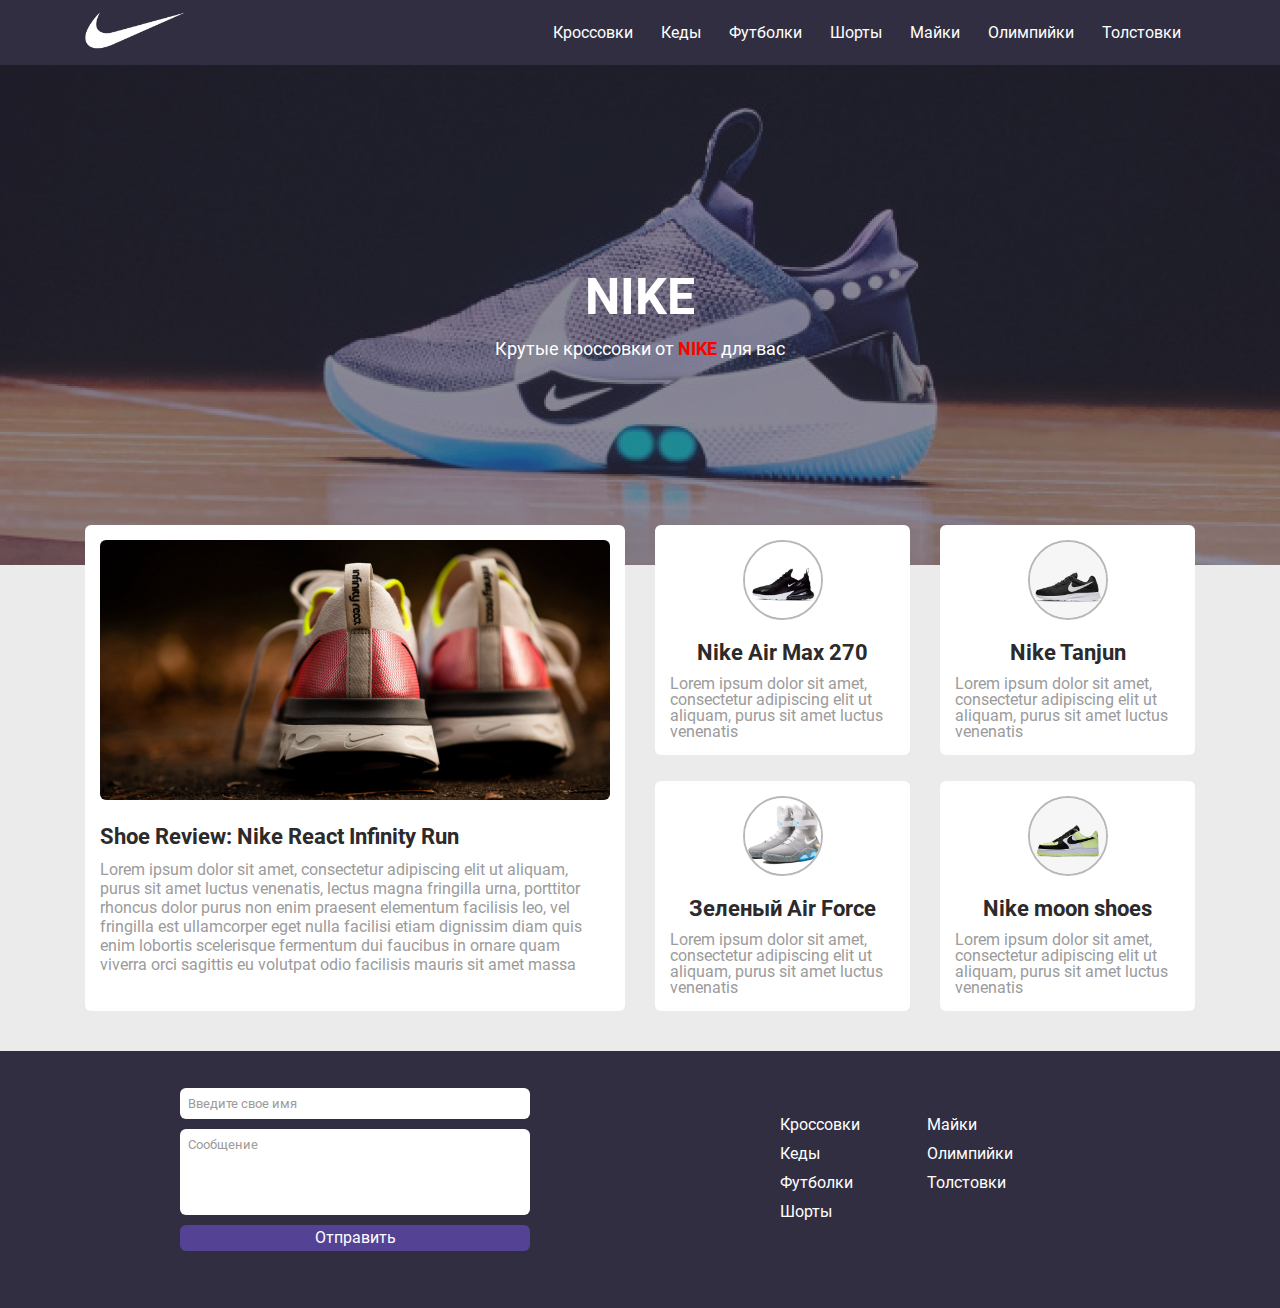
<file: index.html>
<!DOCTYPE html>
<html lang="en">
<head>
    <meta charset="UTF-8">
    <meta http-equiv="X-UA-Compatible" content="IE=edge">
    <meta name="viewport" content="width=device-width, initial-scale=1.0">
    <title>Document</title>
    <link rel="stylesheet" href="css/main.css">
</head>
<body>
    
    <!-- navbar -->
    <div class="navbar">
        <div class="navbar__nav">
            <a href="#!" class="navbar__nav--logo">
                <img src="images/logo.png" alt="">
            </a>
            
            <ul class="navbar__nav--list">
                <li><a href="#!">Кроссовки</a></li>
                <li><a href="#!">Кеды</a></li>
                <li><a href="#!">Футболки</a></li>
                <li><a href="#!">Шорты</a></li>
                <li><a href="#!">Майки</a></li>
                <li><a href="#!">Олимпийки</a></li>
                <li><a href="#!">Толстовки</a></li>
            </ul>
        </div>
    </div>
    <!-- navbar end -->
    
    <!-- header -->
    <div class="header">
        <h1>nike</h1>
        <p>Крутые кроссовки от <span>nike</span> для вас</p>
    </div>
    <!-- header end -->
    
    <!-- content -->
    <div class="content">
        <div class="content__info">
            <img src="images/content.jpg" alt="">
            <h3>Shoe Review: Nike React Infinity Run</h3>
            <p>Lorem ipsum dolor sit amet, consectetur adipiscing elit ut aliquam, purus sit amet luctus venenatis, lectus magna fringilla urna, porttitor rhoncus dolor purus non enim praesent elementum facilisis leo, vel fringilla est ullamcorper eget nulla facilisi etiam dignissim diam quis enim lobortis scelerisque fermentum dui faucibus in ornare quam viverra orci sagittis eu volutpat odio facilisis mauris sit amet massa</p>
        </div>
        <div class="content__items">
            <div class="card">
                <img src="images/item1.jpg" alt="">
                <h3>Nike Air Max 270</h3>
                <p>Lorem ipsum dolor sit amet, consectetur adipiscing elit ut aliquam, purus sit amet luctus venenatis</p>    
            </div>
            <div class="card">
                <img src="images/item2.jpg" alt="">
                <h3> Nike Tanjun</h3>
                <p>Lorem ipsum dolor sit amet, consectetur adipiscing elit ut aliquam, purus sit amet luctus venenatis</p>    
            </div>
            <div class="card">
                <img src="images/item3.jpg" alt="">
                <h3>Зеленый Air Force</h3>
                <p>Lorem ipsum dolor sit amet, consectetur adipiscing elit ut aliquam, purus sit amet luctus venenatis</p>    
            </div>
            <div class="card">
                <img src="images/item4.jpg" alt="">
                <h3>Nike moon shoes</h3>
                <p>Lorem ipsum dolor sit amet, consectetur adipiscing elit ut aliquam, purus sit amet luctus venenatis</p>    
            </div>
        </div>
    </div>
    <!-- content end -->
    
    <!-- footer -->
    <div class="footer">
        <div class="footer__form">
            <form action="">
                <input type="text" name="name" placeholder="Введите свое имя">
                <textarea name="text" placeholder="Сообщение"></textarea>
                <button type="button">Отправить</button>
            </form>
        </div>
        <div class="footer__navbar">
            <ul class="footer__navbar--list">
                <li><a href="#!">Кроссовки</a></li>
                <li><a href="#!">Кеды</a></li>
                <li><a href="#!">Футболки</a></li>
                <li><a href="#!">Шорты</a></li>
                <li><a href="#!">Майки</a></li>
                <li><a href="#!">Олимпийки</a></li>
                <li><a href="#!">Толстовки</a></li>
            </ul>
        </div>
    </div>
    <!-- footer end -->
    
</body>
</html>
</file>
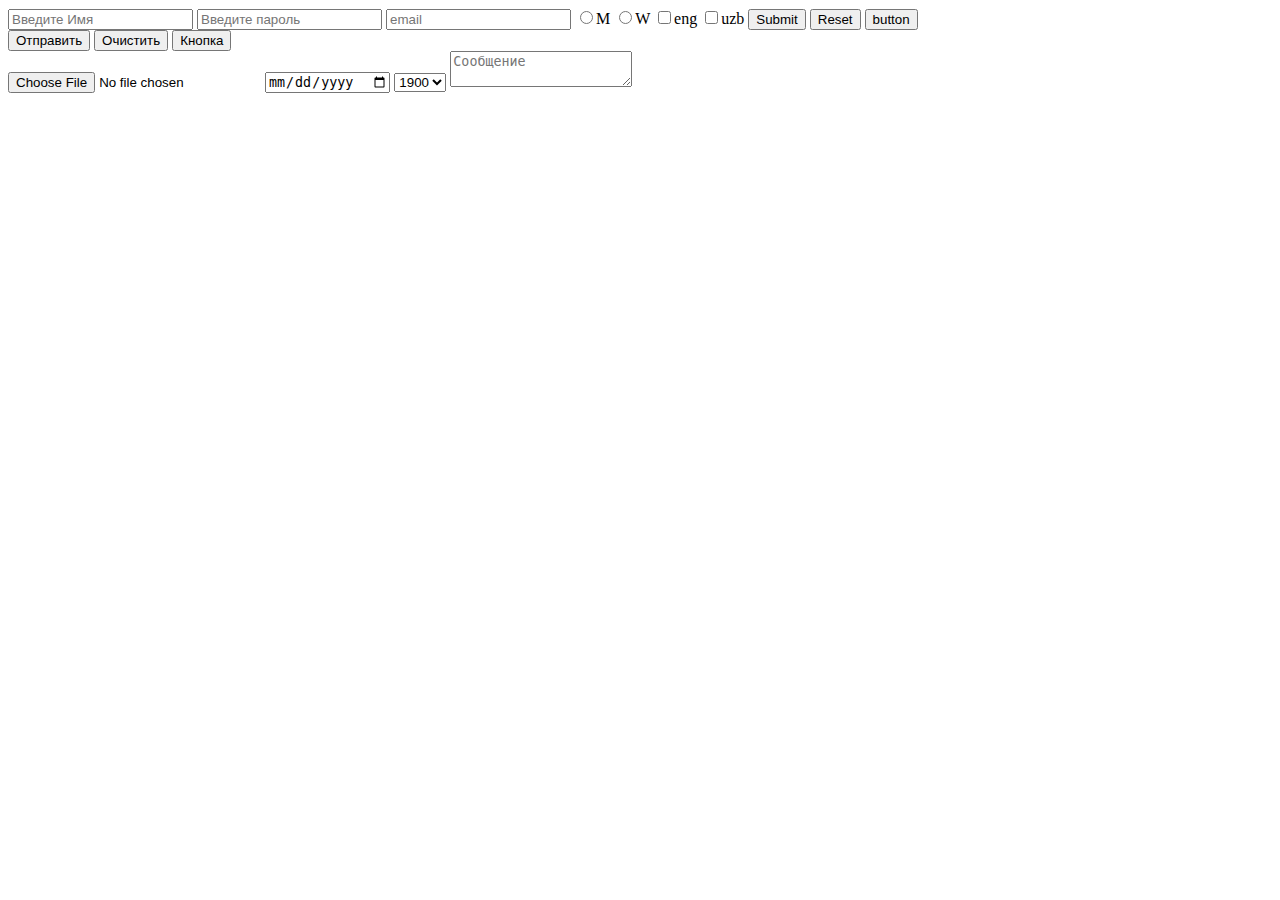
<file: form.html>
<!DOCTYPE html>
<html lang="en">
<head>
    <meta charset="UTF-8">
    <meta http-equiv="X-UA-Compatible" content="IE=edge">
    <meta name="viewport" content="width=device-width, initial-scale=1.0">
    <title>Document</title>
</head>
<body>
    
    <form action="" method="">
        <input type="text" name="userName" placeholder="Введите Имя">
        <input type="password" name="userPass" placeholder="Введите пароль">
        <input type="email" name="email" placeholder="email">
        
        
        <label>
            <input type="radio" name="gender" value="M">M
        </label>
        <label>
            <input type="radio" name="gender" value="W">W
        </label>
        
        <label>
            <input type="checkbox" name="eng" value="eng">eng
        </label>
        <label>
            <input type="checkbox" name="uzb" value="uzb">uzb
        </label>
        
        <input type="submit">
        <input type="reset">        
        <input type="button" value="button">
        <br>
        <button tupe="submit">Отправить</button>
        <button tupe="reset">Очистить</button>
        <button tupe="button">Кнопка</button>
        <br>
        <input type="file">
        <input type="date">
        
        <select name="" id="">
            <option value="1900">1900</option>
            <option value="1901">1901</option>
            <option value="1902">1902</option>
        </select>
        
        <textarea name="" placeholder="Сообщение"></textarea>
        
    </form>
    
</body>
</html>
</file>
<file: css/main.css>
@import 'fonts.css';
*{
    margin: 0;
    padding: 0;
    box-sizing: border-box;
    font-family: 'roboto';
    font-weight: 400;
    text-decoration: none;
    list-style: none;
}
/* navbar */
.navbar{
    width: 100%;
    min-height: 40px;
    background: #322E41;
}
.navbar__nav{
    width: 1110px;
    min-height: 40px;
    /* border: 1px solid red; */
    margin: auto;
    display: flex;
    justify-content: space-between;
    align-items: center;
}
.navbar__nav--logo img{
    width: 100px;
    padding: 10px 0;
}
.navbar__nav--list{
    display: flex;
}
.navbar__nav--list a{
    padding: 23px 14px;
    color: #ffffff;
    /* border: 1px solid #ffffff; */
    font-size: 16px;
    line-height: 19px;
    display: inline-flex;
}
.navbar__nav--list a:hover{
    background: #ffffff;
    color: #D47300;
}
/* header */
.header{
    width: 100%;
    height: 500px;
    background: url('../images/bg.jpg') no-repeat center center / cover;
    color: #ffffff;
    display: flex;
    flex-direction: column;
    align-items: center;
    justify-content: center;
}
.header h1{
    font-size: 50px;
    line-height: 52px;
    font-weight: 700;
    text-transform: uppercase;
    margin-bottom: 15px;
}
.header p{
    font-size: 18px;
    line-height: 21px;
}
.header span{
    text-transform: uppercase;
    font-weight: 700;
    color: red;
}
/* content */
.content{
    width: 100%;
    min-height: 300px;
    background: #EBEBEB;
    display: flex;
    justify-content: center;
    gap: 30px;
}
.content__info,
.content__items{
    width: 540px;
    min-height: 300px;
    /* border: 1px solid red; */
    transform: translateY(-40px);
}
.content__info{
    background: white;
    border-radius: 6px;
    padding: 15px;
}
.content__info img{
    width: 100%;
    height: 260px;
    object-fit: cover;
    border-radius: 6px;
}
.content__info h3,
.card h3{
    font-size: 22px;
    line-height: 26px;
    font-weight: 700;
    margin: 20px 0 10px;
    color: #2C2A2A;
}
.content__info p,
.card p{
    color: #9B9B9B;
    font-size: 16px;
    line-height: 19px;
}
.card{
    width: 255px;
    min-height: 200px;
    background: white;
    border-radius: 6px;
    display: flex;
    align-items: center;
    flex-direction: column;
    padding: 15px;
}
.card img{
    width: 80px;
    height: 80px;border: 2px solid #b8b8b8;
    border-radius: 50%;
}
.cadr h3{
    line-height: 20px;
    margin: 12px 0;
    text-align: center;
}
.card p{
    line-height: 16px;
}
.content__items{
    display: flex;
    flex-wrap: wrap;
    gap: 26PX;
    justify-content: space-between;
}
/* footer */
.footer{
    width: 100%;
    min-height: 50px;
    background: #322E41;
    display: flex;
    justify-content: center;
    gap: 30px;
    padding: 37px 0 57px;
}
.footer__form,
.footer__navbar{
    width: 540px;
    min-height: 50px;
    /* border: 1px solid red; */
}   
.footer__navbar{
    display: flex;
    justify-content: center;
    align-items: center;
}
.footer__navbar--list{
    width: 300px;
    height: 120px;
    display: flex;
    flex-direction: column;
    flex-wrap: wrap;
}
.footer__navbar--list a{
    font-style: 16px;
    line-height: 19px;
    padding: 5px;
    display: flex;
    color: white;
}
.footer__navbar--list a:hover{
    color: #D57300;
}
.footer__form form{
    display: flex;
    flex-direction: column;
    padding: 0 95px;
}
.footer__form input, .footer__form textarea{
    padding: 8px;
    border-radius: 6px;
    margin-bottom: 10px;
    background: #ffffff;
    border: none;
    outline: none;
    resize: none;
}
.footer__form input::placeholder, .footer__form textarea::placeholder{
    color: #9B9B9B;
}
.footer__form textarea{
    height: 86px;
}
.footer__form button{
    background: #544294;
    color: #ffffff;
    font-size: 16px;
    line-height: 18px;
    padding: 4px;
    border-radius: 6px;
    border: none;
    cursor: pointer;
}
</file>
